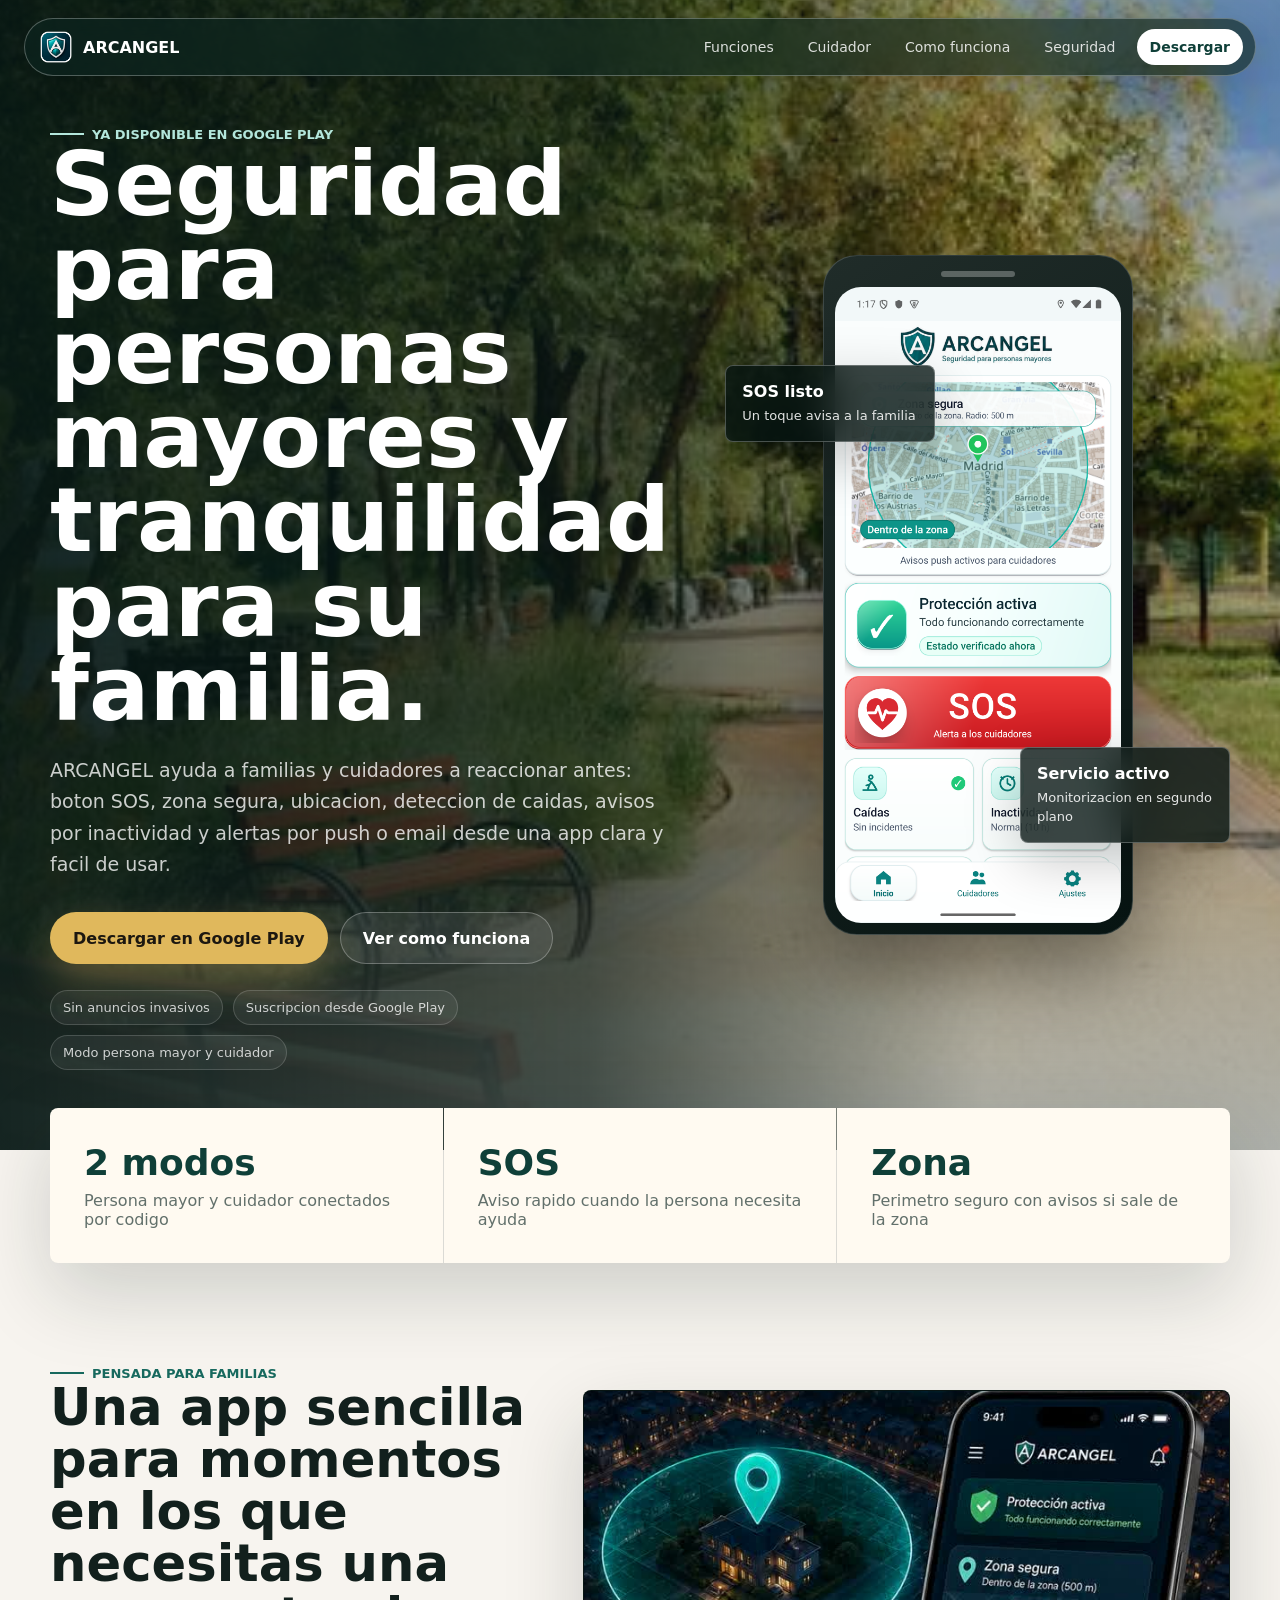
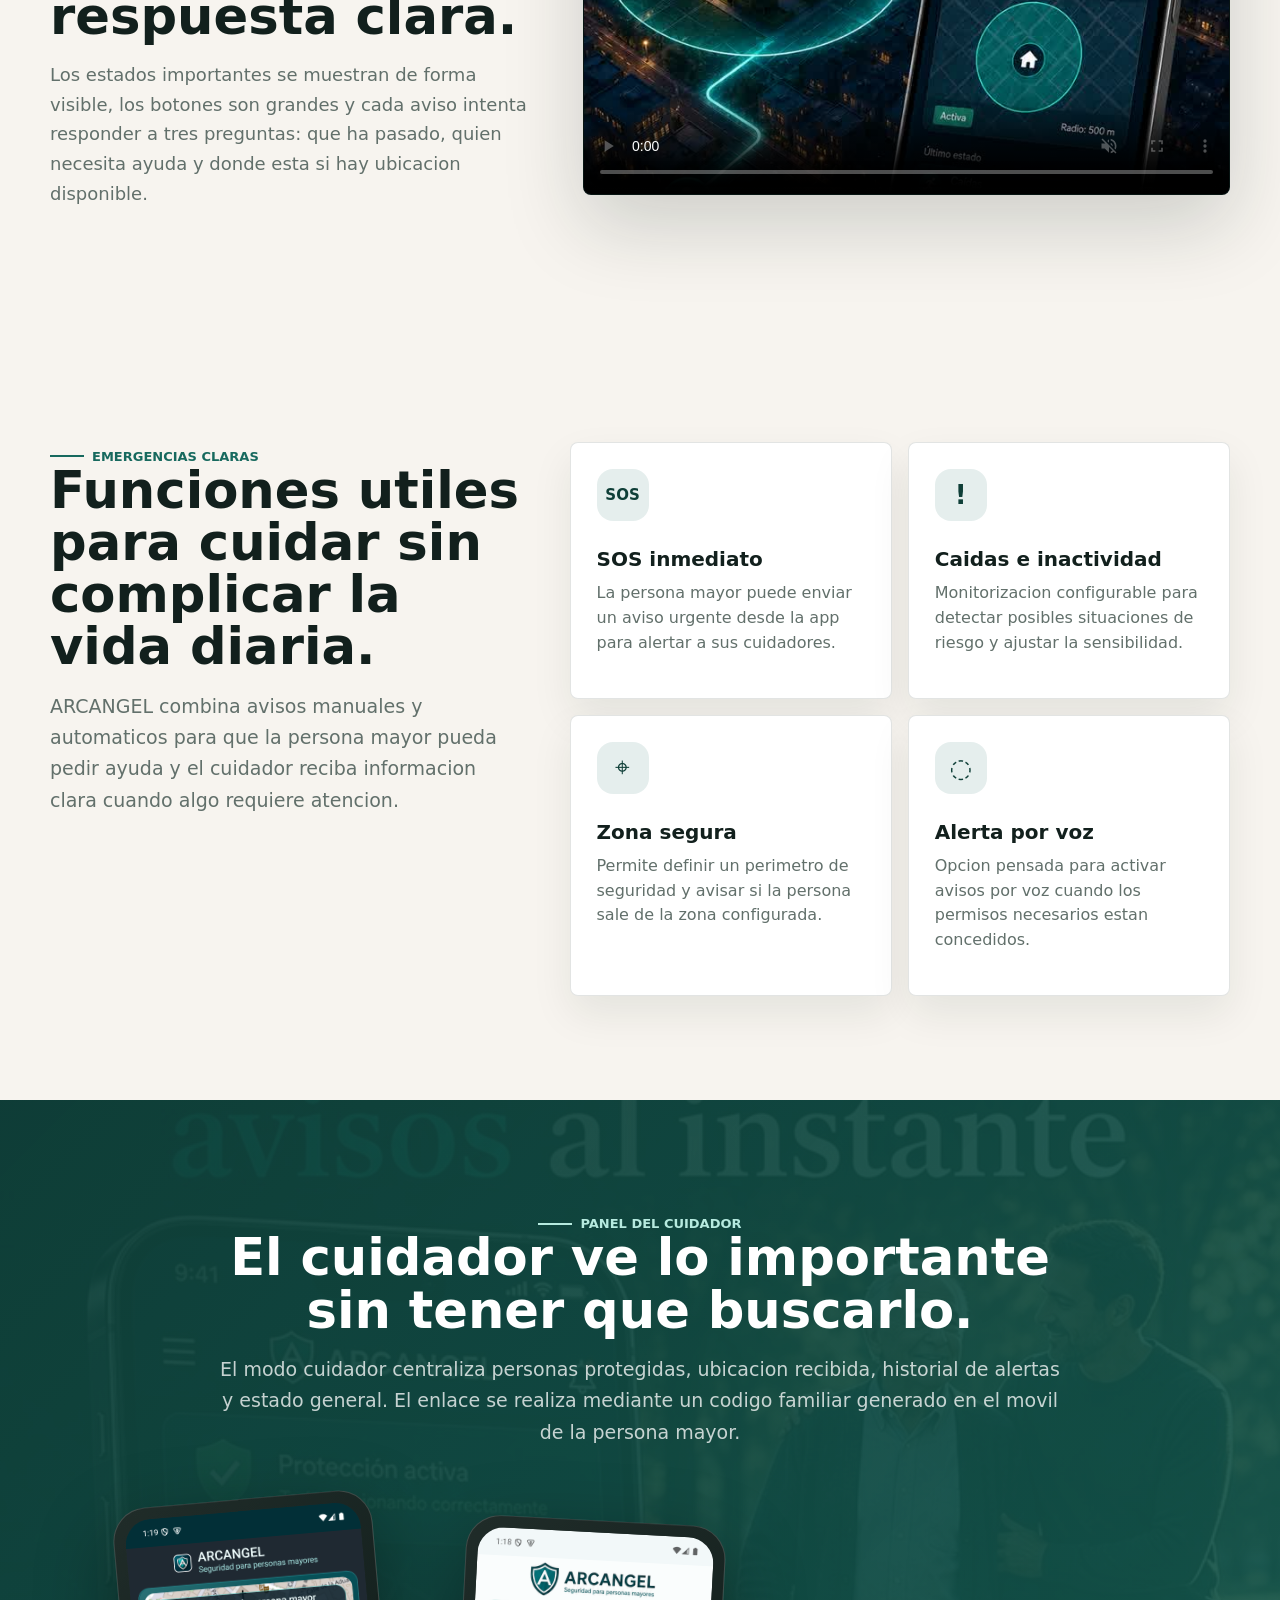
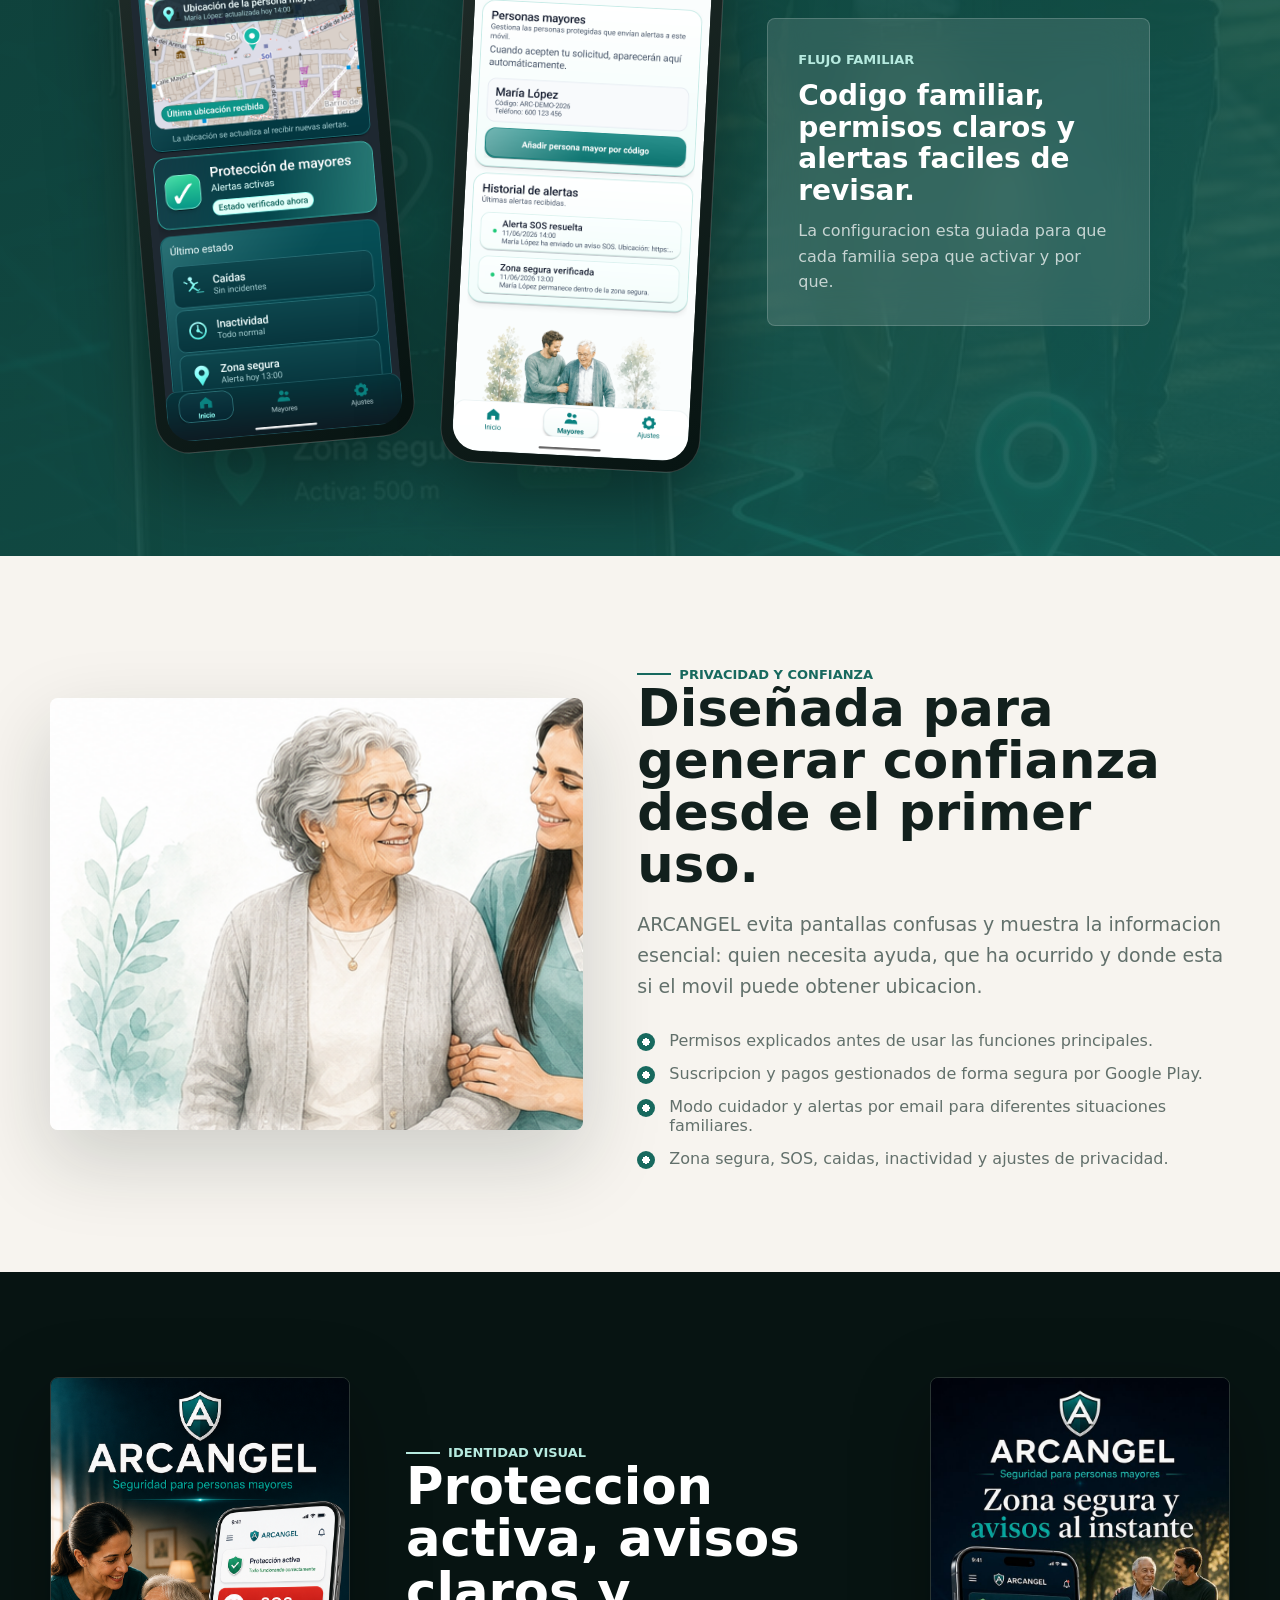
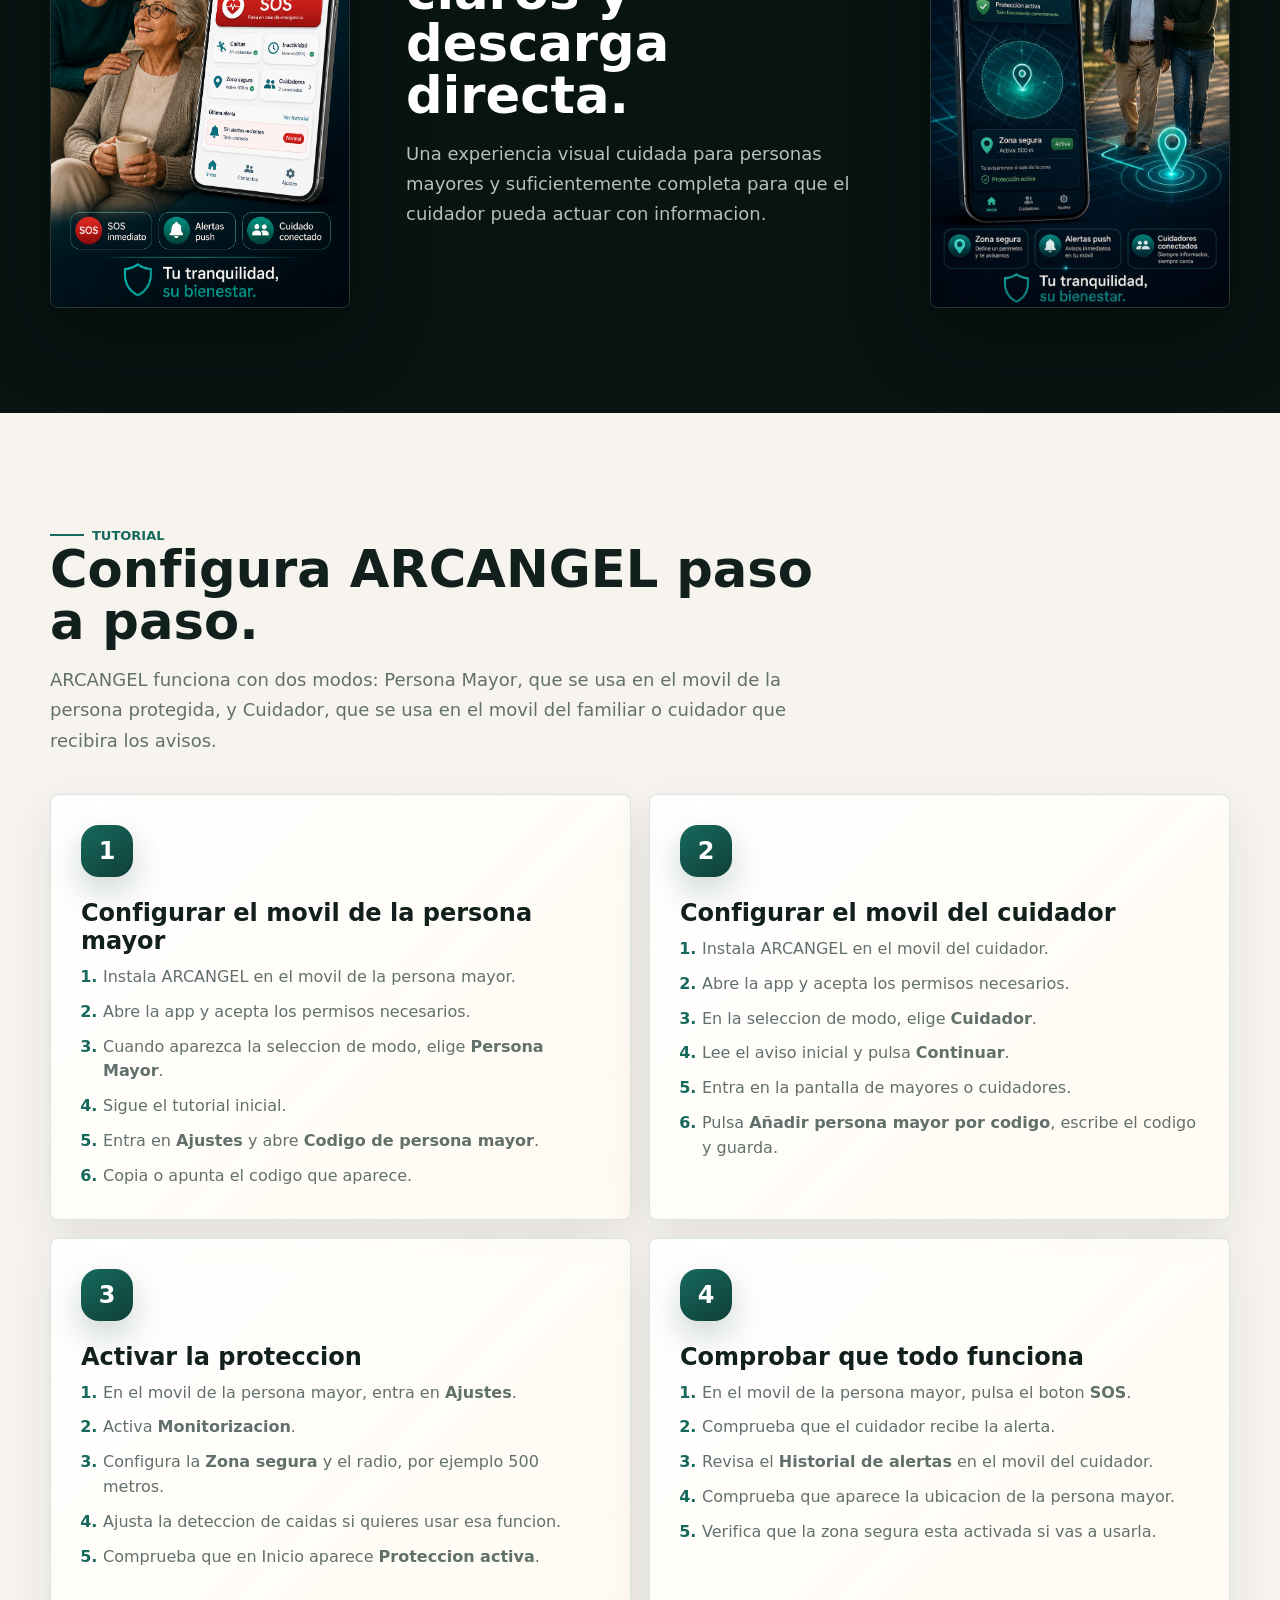
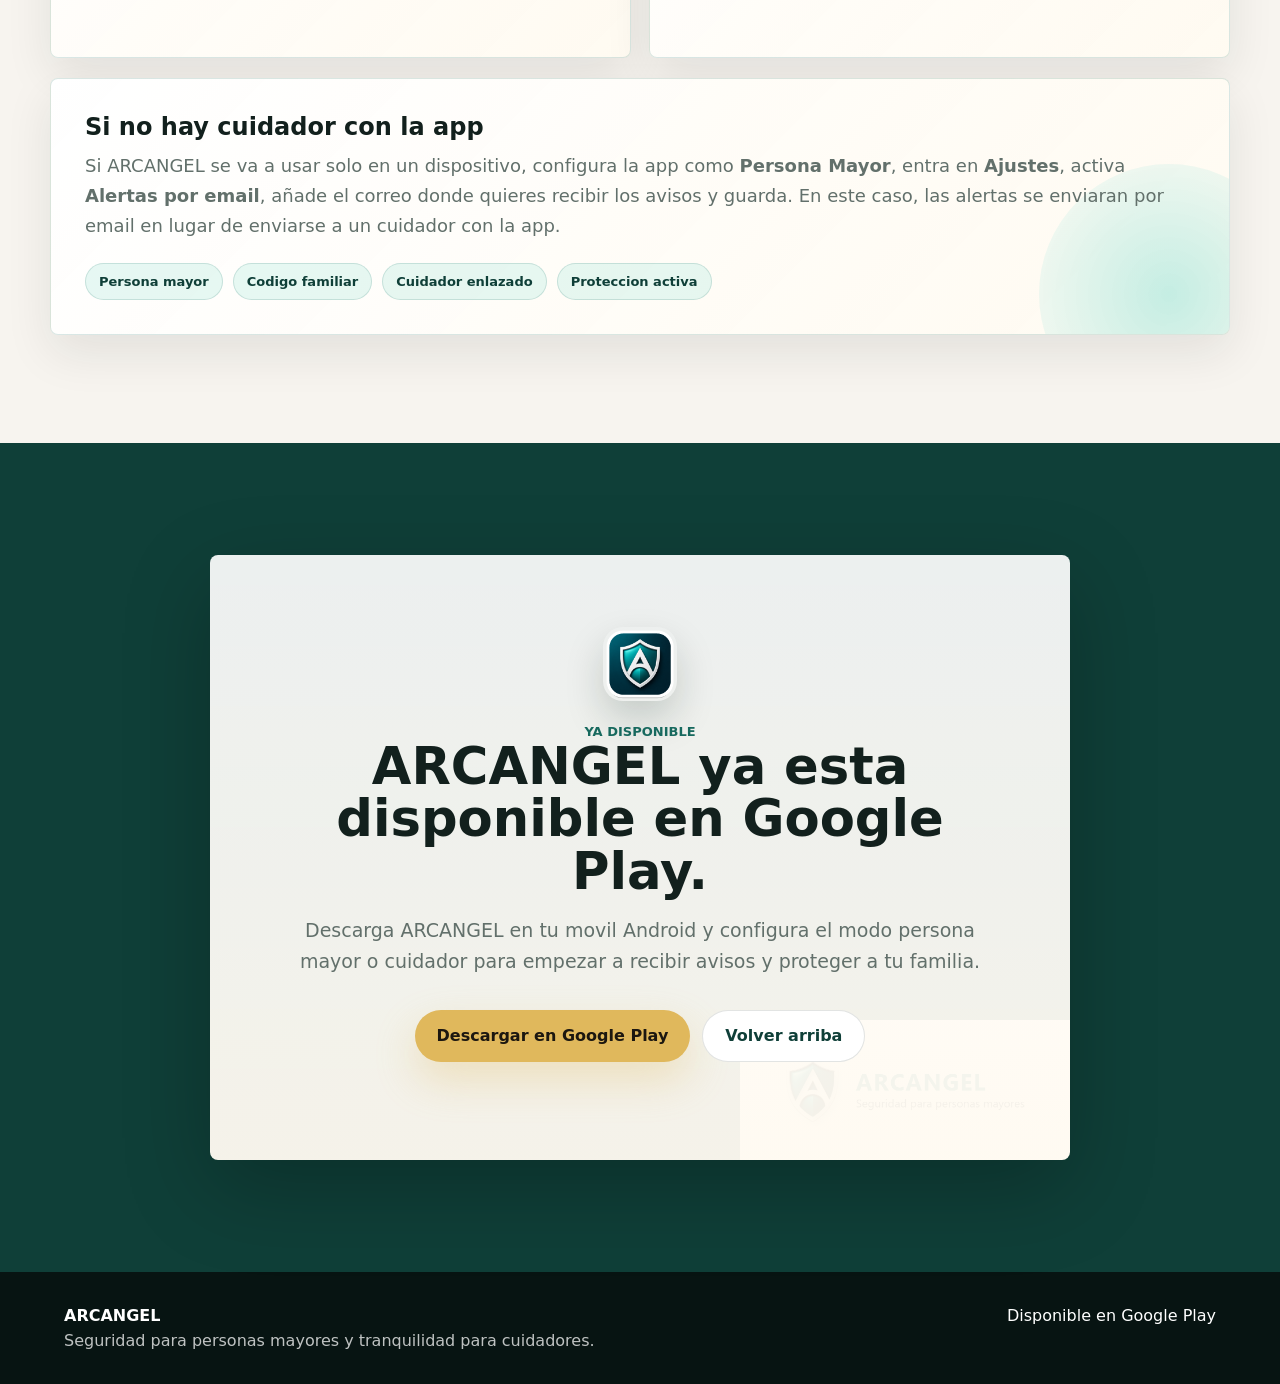
<file: index.html>
<!doctype html>
<html lang="es">
  <head>
    <meta charset="utf-8">
    <meta name="viewport" content="width=device-width, initial-scale=1">
    <meta name="description" content="ARCANGEL es una app Android para cuidar a personas mayores con boton SOS, zona segura, ubicacion, caidas, inactividad y alertas a cuidadores. Disponible en Google Play.">
    <meta name="theme-color" content="#0f3f38">
    <title>ARCANGEL | Seguridad para personas mayores</title>
    <link rel="icon" type="image/png" href="assets/favicon.png">
    <link rel="apple-touch-icon" href="assets/app-icon.png">
    <link rel="preload" href="assets/park-header.jpg" as="image">
    <link rel="stylesheet" href="styles.css">
  </head>
  <body>
    <header class="site-header" data-header>
      <a class="brand" href="#inicio" aria-label="ARCANGEL inicio">
        <img src="assets/app-icon.png" alt="" class="brand-icon">
        <span>ARCANGEL</span>
      </a>
      <nav class="nav" aria-label="Principal">
        <a href="#funciones">Funciones</a>
        <a href="#cuidador">Cuidador</a>
        <a href="como-funciona.html">Como funciona</a>
        <a href="#seguridad">Seguridad</a>
        <a class="nav-cta" href="https://play.google.com/store/apps/details?id=com.elderguard.safety" target="_blank" rel="noopener">Descargar</a>
      </nav>
    </header>

    <main>
      <section class="hero" id="inicio">
        <div class="hero-bg" aria-hidden="true"></div>
        <div class="hero-inner">
          <div class="hero-copy reveal">
            <span class="eyebrow">Ya disponible en Google Play</span>
            <h1>Seguridad para personas mayores y tranquilidad para su familia.</h1>
            <p>
              ARCANGEL ayuda a familias y cuidadores a reaccionar antes: boton SOS,
              zona segura, ubicacion, deteccion de caidas, avisos por inactividad
              y alertas por push o email desde una app clara y facil de usar.
            </p>
            <div class="hero-actions">
              <a class="button primary" href="https://play.google.com/store/apps/details?id=com.elderguard.safety" target="_blank" rel="noopener">Descargar en Google Play</a>
              <a class="button ghost" href="como-funciona.html">Ver como funciona</a>
            </div>
            <div class="trust-row" aria-label="Funciones destacadas">
              <span>Sin anuncios invasivos</span>
              <span>Suscripcion desde Google Play</span>
              <span>Modo persona mayor y cuidador</span>
            </div>
          </div>

          <div class="hero-device reveal" aria-label="Vista previa de ARCANGEL">
            <div class="phone-shell floaty">
              <div class="phone-bar"></div>
              <img src="assets/screens/senior-home.png" alt="Pantalla de inicio de ARCANGEL para persona mayor">
            </div>
            <div class="status-card status-one">
              <strong>SOS listo</strong>
              <span>Un toque avisa a la familia</span>
            </div>
            <div class="status-card status-two">
              <strong>Servicio activo</strong>
              <span>Monitorizacion en segundo plano</span>
            </div>
          </div>
        </div>
      </section>

      <section class="section intro-band" aria-label="Resumen">
        <div class="stat reveal">
          <strong>2 modos</strong>
          <span>Persona mayor y cuidador conectados por codigo</span>
        </div>
        <div class="stat reveal">
          <strong>SOS</strong>
          <span>Aviso rapido cuando la persona necesita ayuda</span>
        </div>
        <div class="stat reveal">
          <strong>Zona</strong>
          <span>Perimetro seguro con avisos si sale de la zona</span>
        </div>
      </section>

      <section class="video-feature" aria-label="Video de ARCANGEL">
        <div class="video-copy reveal">
          <span class="eyebrow dark">Pensada para familias</span>
          <h2>Una app sencilla para momentos en los que necesitas una respuesta clara.</h2>
          <p>
            Los estados importantes se muestran de forma visible, los botones son
            grandes y cada aviso intenta responder a tres preguntas: que ha pasado,
            quien necesita ayuda y donde esta si hay ubicacion disponible.
          </p>
        </div>
        <div class="video-frame reveal">
          <video src="assets/campaign/arcangel-demo-web.mp4" poster="assets/campaign/video-poster.jpg" autoplay muted loop playsinline controls></video>
        </div>
      </section>

      <section class="section split" id="funciones">
        <div class="section-copy reveal">
          <span class="eyebrow dark">Emergencias claras</span>
          <h2>Funciones utiles para cuidar sin complicar la vida diaria.</h2>
          <p>
            ARCANGEL combina avisos manuales y automaticos para que la persona
            mayor pueda pedir ayuda y el cuidador reciba informacion clara cuando
            algo requiere atencion.
          </p>
        </div>
        <div class="feature-grid">
          <article class="feature-card reveal">
            <span class="icon sos"></span>
            <h3>SOS inmediato</h3>
            <p>La persona mayor puede enviar un aviso urgente desde la app para alertar a sus cuidadores.</p>
          </article>
          <article class="feature-card reveal">
            <span class="icon fall"></span>
            <h3>Caidas e inactividad</h3>
            <p>Monitorizacion configurable para detectar posibles situaciones de riesgo y ajustar la sensibilidad.</p>
          </article>
          <article class="feature-card reveal">
            <span class="icon zone"></span>
            <h3>Zona segura</h3>
            <p>Permite definir un perimetro de seguridad y avisar si la persona sale de la zona configurada.</p>
          </article>
          <article class="feature-card reveal">
            <span class="icon voice"></span>
            <h3>Alerta por voz</h3>
            <p>Opcion pensada para activar avisos por voz cuando los permisos necesarios estan concedidos.</p>
          </article>
        </div>
      </section>

      <section class="showcase" id="cuidador">
        <div class="showcase-copy reveal">
          <span class="eyebrow">Panel del cuidador</span>
          <h2>El cuidador ve lo importante sin tener que buscarlo.</h2>
          <p>
            El modo cuidador centraliza personas protegidas, ubicacion recibida,
            historial de alertas y estado general. El enlace se realiza mediante
            un codigo familiar generado en el movil de la persona mayor.
          </p>
        </div>
        <div class="screen-row reveal">
          <div class="phone-shell mini tilted-left">
            <img src="assets/screens/caregiver-home.png" alt="Ubicacion de la persona mayor en el panel del cuidador de ARCANGEL">
          </div>
          <div class="phone-shell mini main-screen">
            <img src="assets/screens/senior-home-dark.png" alt="Personas mayores activas en el panel del cuidador de ARCANGEL">
          </div>
          <div class="insight-panel">
            <span>Flujo familiar</span>
            <strong>Codigo familiar, permisos claros y alertas faciles de revisar.</strong>
            <p>La configuracion esta guiada para que cada familia sepa que activar y por que.</p>
          </div>
        </div>
      </section>

      <section class="section proof" id="seguridad">
        <div class="proof-visual reveal">
          <img src="assets/people/care-sofa.png" alt="Cuidadora acompañando a una persona mayor">
        </div>
        <div class="proof-copy reveal">
          <span class="eyebrow dark">Privacidad y confianza</span>
          <h2>Dise&ntilde;ada para generar confianza desde el primer uso.</h2>
          <p>
            ARCANGEL evita pantallas confusas y muestra la informacion esencial:
            quien necesita ayuda, que ha ocurrido y donde esta si el movil puede
            obtener ubicacion.
          </p>
          <ul class="check-list">
            <li>Permisos explicados antes de usar las funciones principales.</li>
            <li>Suscripcion y pagos gestionados de forma segura por Google Play.</li>
            <li>Modo cuidador y alertas por email para diferentes situaciones familiares.</li>
            <li>Zona segura, SOS, caidas, inactividad y ajustes de privacidad.</li>
          </ul>
        </div>
      </section>

      <section class="campaign-strip" aria-label="Campaña ARCANGEL">
        <article class="campaign-card reveal">
          <img src="assets/campaign/ad-main.png" alt="Creatividad principal de ARCANGEL">
        </article>
        <article class="campaign-text reveal">
          <span class="eyebrow">Identidad visual</span>
          <h2>Proteccion activa, avisos claros y descarga directa.</h2>
          <p>
            Una experiencia visual cuidada para personas mayores y suficientemente
            completa para que el cuidador pueda actuar con informacion.
          </p>
        </article>
        <article class="campaign-card reveal">
          <img src="assets/campaign/ad-zone.jpg" alt="Creatividad de zona segura de ARCANGEL">
        </article>
      </section>

      <section class="tutorial-section" id="tutorial" aria-label="Tutorial de configuracion de ARCANGEL">
        <div class="tutorial-header reveal">
          <span class="eyebrow dark">Tutorial</span>
          <h2>Configura ARCANGEL paso a paso.</h2>
          <p>
            ARCANGEL funciona con dos modos: Persona Mayor, que se usa en el
            movil de la persona protegida, y Cuidador, que se usa en el movil
            del familiar o cuidador que recibira los avisos.
          </p>
        </div>

        <div class="tutorial-grid">
          <article class="tutorial-card reveal">
            <span class="step-number">1</span>
            <h3>Configurar el movil de la persona mayor</h3>
            <ol>
              <li>Instala ARCANGEL en el movil de la persona mayor.</li>
              <li>Abre la app y acepta los permisos necesarios.</li>
              <li>Cuando aparezca la seleccion de modo, elige <strong>Persona Mayor</strong>.</li>
              <li>Sigue el tutorial inicial.</li>
              <li>Entra en <strong>Ajustes</strong> y abre <strong>Codigo de persona mayor</strong>.</li>
              <li>Copia o apunta el codigo que aparece.</li>
            </ol>
          </article>

          <article class="tutorial-card reveal">
            <span class="step-number">2</span>
            <h3>Configurar el movil del cuidador</h3>
            <ol>
              <li>Instala ARCANGEL en el movil del cuidador.</li>
              <li>Abre la app y acepta los permisos necesarios.</li>
              <li>En la seleccion de modo, elige <strong>Cuidador</strong>.</li>
              <li>Lee el aviso inicial y pulsa <strong>Continuar</strong>.</li>
              <li>Entra en la pantalla de mayores o cuidadores.</li>
              <li>Pulsa <strong>A&ntilde;adir persona mayor por codigo</strong>, escribe el codigo y guarda.</li>
            </ol>
          </article>

          <article class="tutorial-card reveal">
            <span class="step-number">3</span>
            <h3>Activar la proteccion</h3>
            <ol>
              <li>En el movil de la persona mayor, entra en <strong>Ajustes</strong>.</li>
              <li>Activa <strong>Monitorizacion</strong>.</li>
              <li>Configura la <strong>Zona segura</strong> y el radio, por ejemplo 500 metros.</li>
              <li>Ajusta la deteccion de caidas si quieres usar esa funcion.</li>
              <li>Comprueba que en Inicio aparece <strong>Proteccion activa</strong>.</li>
            </ol>
          </article>

          <article class="tutorial-card reveal">
            <span class="step-number">4</span>
            <h3>Comprobar que todo funciona</h3>
            <ol>
              <li>En el movil de la persona mayor, pulsa el boton <strong>SOS</strong>.</li>
              <li>Comprueba que el cuidador recibe la alerta.</li>
              <li>Revisa el <strong>Historial de alertas</strong> en el movil del cuidador.</li>
              <li>Comprueba que aparece la ubicacion de la persona mayor.</li>
              <li>Verifica que la zona segura esta activada si vas a usarla.</li>
            </ol>
          </article>
        </div>

        <div class="tutorial-note reveal">
          <h3>Si no hay cuidador con la app</h3>
          <p>
            Si ARCANGEL se va a usar solo en un dispositivo, configura la app
            como <strong>Persona Mayor</strong>, entra en <strong>Ajustes</strong>,
            activa <strong>Alertas por email</strong>, a&ntilde;ade el correo donde
            quieres recibir los avisos y guarda. En este caso, las alertas se
            enviaran por email en lugar de enviarse a un cuidador con la app.
          </p>
          <div class="tutorial-summary">
            <span>Persona mayor</span>
            <span>Codigo familiar</span>
            <span>Cuidador enlazado</span>
            <span>Proteccion activa</span>
          </div>
        </div>
      </section>

      <section class="download" id="descargar">
        <div class="download-card reveal">
          <img src="assets/app-icon.png" alt="" class="download-icon">
          <span class="eyebrow">Ya disponible</span>
          <h2>ARCANGEL ya esta disponible en Google Play.</h2>
          <p>
            Descarga ARCANGEL en tu movil Android y configura el modo persona
            mayor o cuidador para empezar a recibir avisos y proteger a tu familia.
          </p>
          <div class="download-actions">
            <a class="store-pill" href="https://play.google.com/store/apps/details?id=com.elderguard.safety" target="_blank" rel="noopener">Descargar en Google Play</a>
            <a class="button light" href="#inicio">Volver arriba</a>
          </div>
        </div>
      </section>
    </main>

    <footer class="footer">
      <div>
        <strong>ARCANGEL</strong>
        <span>Seguridad para personas mayores y tranquilidad para cuidadores.</span>
      </div>
      <a href="https://play.google.com/store/apps/details?id=com.elderguard.safety" target="_blank" rel="noopener">Disponible en Google Play</a>
    </footer>

    <script src="script.js"></script>
  </body>
</html>
</file>
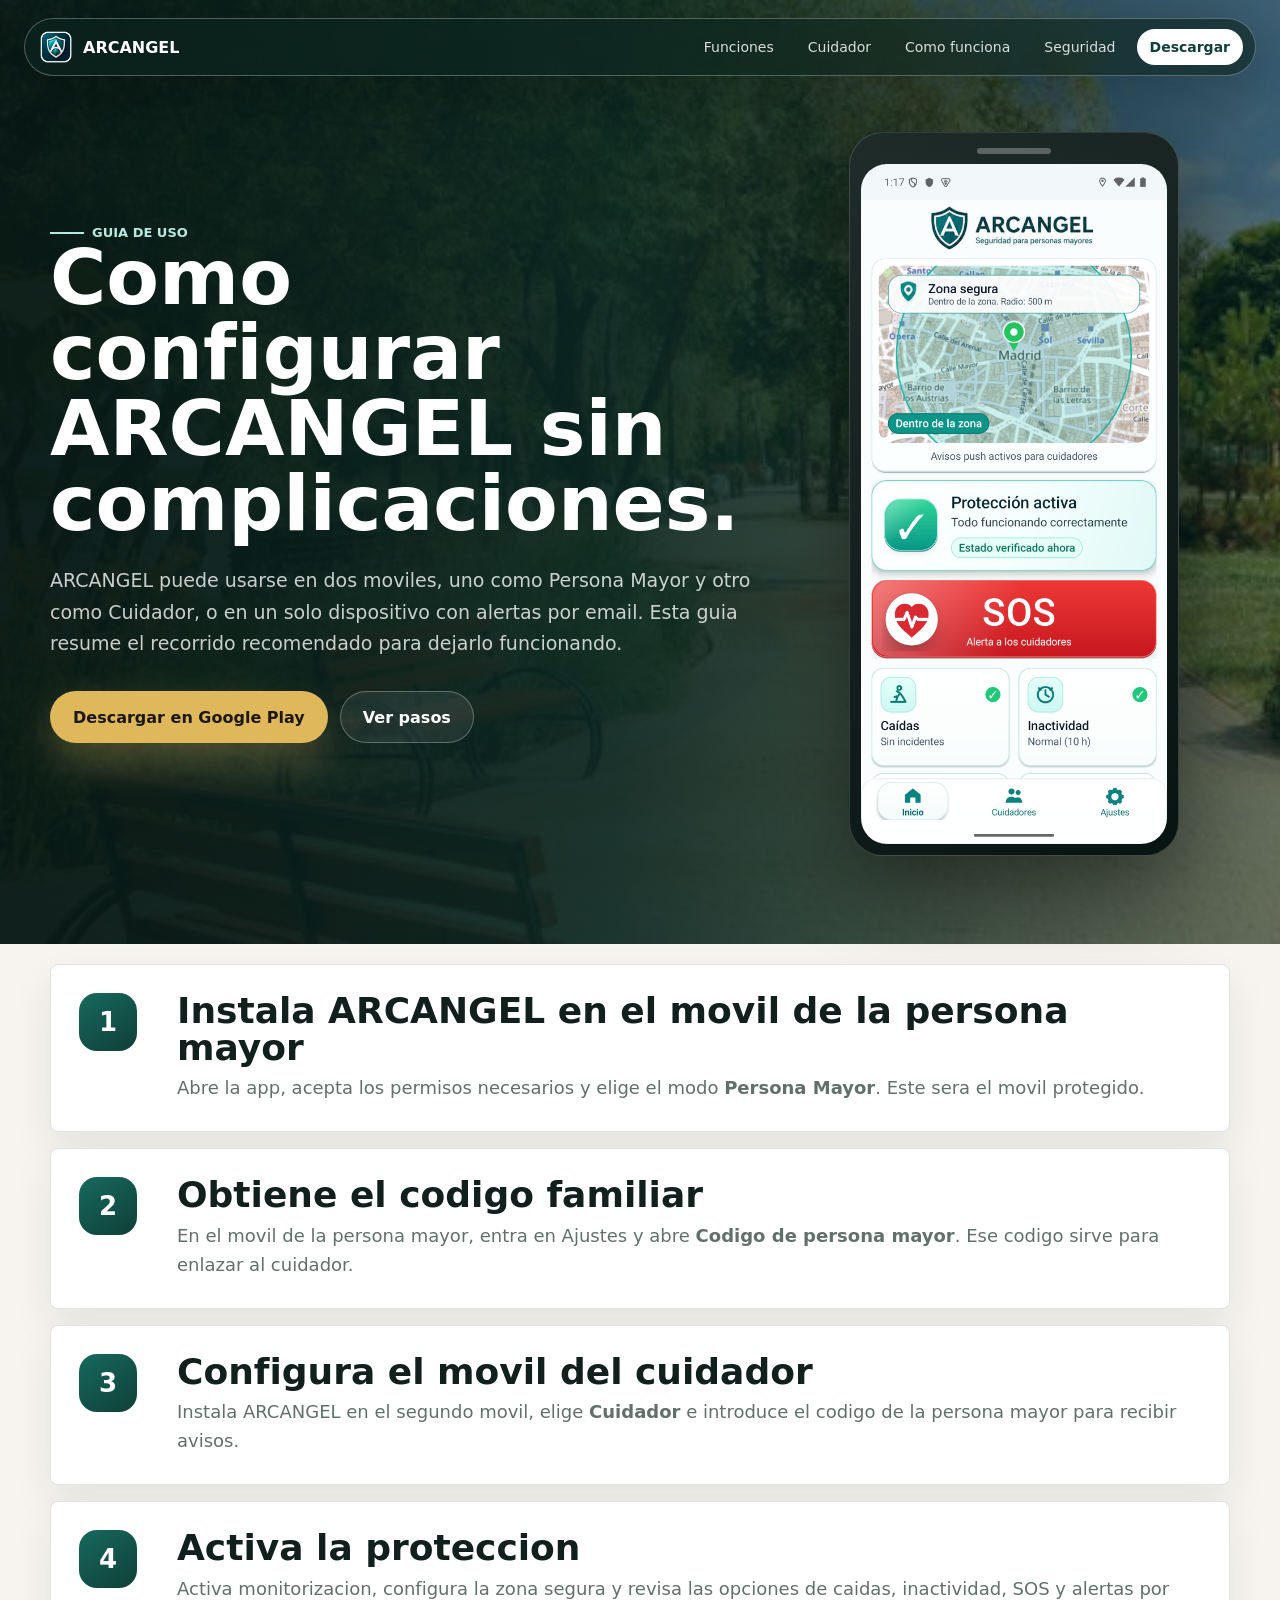
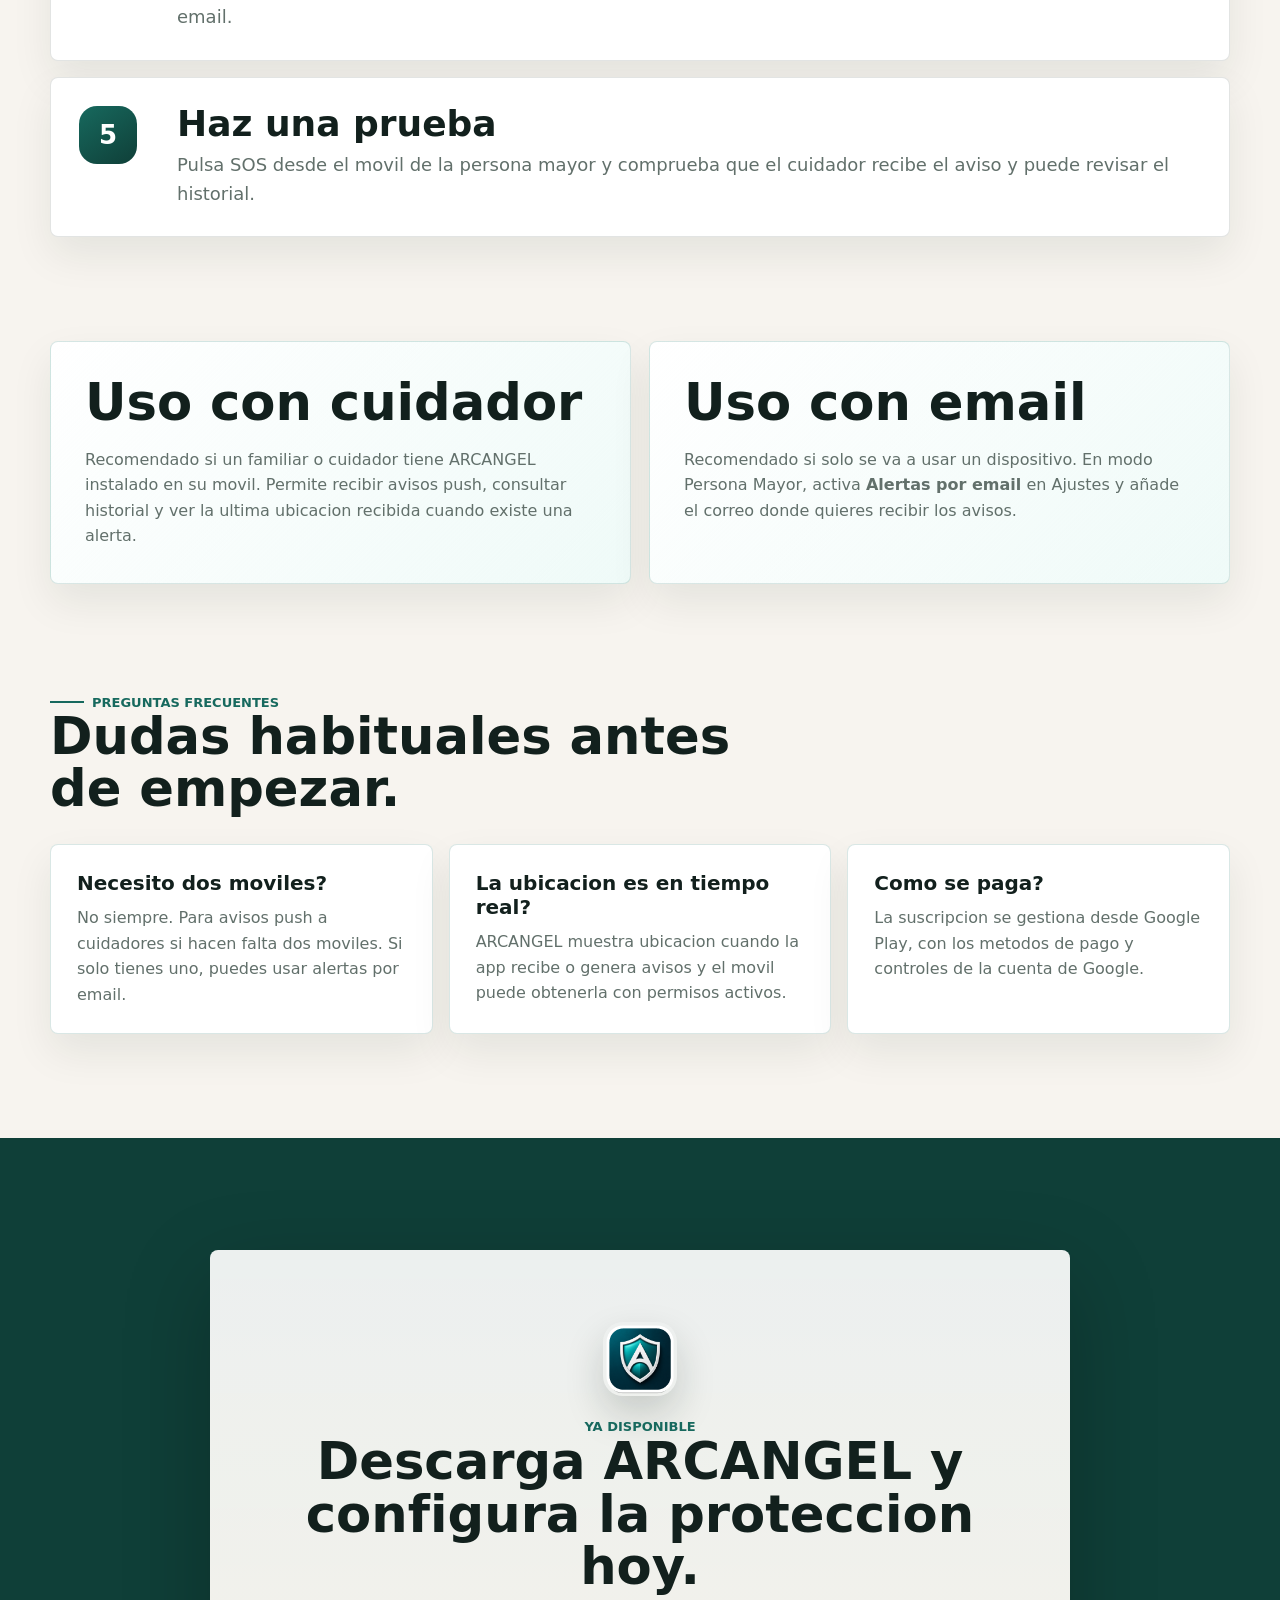
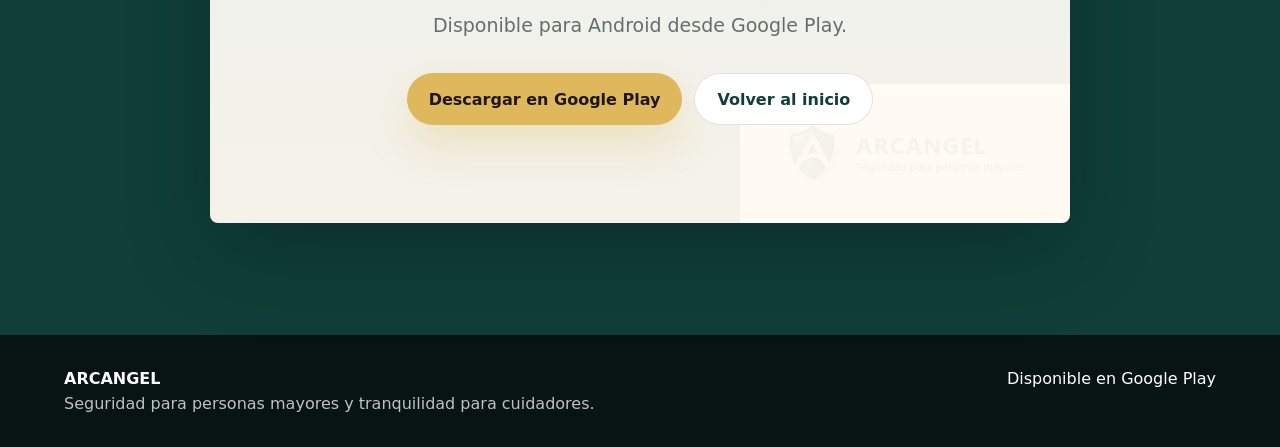
<file: como-funciona.html>
<!doctype html>
<html lang="es">
  <head>
    <meta charset="utf-8">
    <meta name="viewport" content="width=device-width, initial-scale=1">
    <meta name="description" content="Como funciona ARCANGEL: configura el modo persona mayor, enlaza cuidadores, activa zona segura, SOS, caidas, inactividad y alertas.">
    <meta name="theme-color" content="#0f3f38">
    <title>Como funciona ARCANGEL | Guia de configuracion</title>
    <link rel="icon" type="image/png" href="assets/favicon.png">
    <link rel="apple-touch-icon" href="assets/app-icon.png">
    <link rel="stylesheet" href="styles.css">
  </head>
  <body>
    <header class="site-header" data-header>
      <a class="brand" href="index.html#inicio" aria-label="ARCANGEL inicio">
        <img src="assets/app-icon.png" alt="" class="brand-icon">
        <span>ARCANGEL</span>
      </a>
      <nav class="nav" aria-label="Principal">
        <a href="index.html#funciones">Funciones</a>
        <a href="index.html#cuidador">Cuidador</a>
        <a href="como-funciona.html">Como funciona</a>
        <a href="index.html#seguridad">Seguridad</a>
        <a class="nav-cta" href="https://play.google.com/store/apps/details?id=com.elderguard.safety" target="_blank" rel="noopener">Descargar</a>
      </nav>
    </header>

    <main>
      <section class="how-hero">
        <div class="how-copy reveal">
          <span class="eyebrow">Guia de uso</span>
          <h1>Como configurar ARCANGEL sin complicaciones.</h1>
          <p>
            ARCANGEL puede usarse en dos moviles, uno como Persona Mayor y otro
            como Cuidador, o en un solo dispositivo con alertas por email. Esta
            guia resume el recorrido recomendado para dejarlo funcionando.
          </p>
          <div class="hero-actions">
            <a class="button primary" href="https://play.google.com/store/apps/details?id=com.elderguard.safety" target="_blank" rel="noopener">Descargar en Google Play</a>
            <a class="button ghost" href="#pasos">Ver pasos</a>
          </div>
        </div>
        <div class="how-phone reveal">
          <div class="phone-shell floaty">
            <div class="phone-bar"></div>
            <img src="assets/screens/senior-home.png" alt="Pantalla de ARCANGEL con zona segura activa">
          </div>
        </div>
      </section>

      <section class="how-steps" id="pasos">
        <div class="how-step reveal">
          <span>1</span>
          <div>
            <h2>Instala ARCANGEL en el movil de la persona mayor</h2>
            <p>Abre la app, acepta los permisos necesarios y elige el modo <strong>Persona Mayor</strong>. Este sera el movil protegido.</p>
          </div>
        </div>
        <div class="how-step reveal">
          <span>2</span>
          <div>
            <h2>Obtiene el codigo familiar</h2>
            <p>En el movil de la persona mayor, entra en Ajustes y abre <strong>Codigo de persona mayor</strong>. Ese codigo sirve para enlazar al cuidador.</p>
          </div>
        </div>
        <div class="how-step reveal">
          <span>3</span>
          <div>
            <h2>Configura el movil del cuidador</h2>
            <p>Instala ARCANGEL en el segundo movil, elige <strong>Cuidador</strong> e introduce el codigo de la persona mayor para recibir avisos.</p>
          </div>
        </div>
        <div class="how-step reveal">
          <span>4</span>
          <div>
            <h2>Activa la proteccion</h2>
            <p>Activa monitorizacion, configura la zona segura y revisa las opciones de caidas, inactividad, SOS y alertas por email.</p>
          </div>
        </div>
        <div class="how-step reveal">
          <span>5</span>
          <div>
            <h2>Haz una prueba</h2>
            <p>Pulsa SOS desde el movil de la persona mayor y comprueba que el cuidador recibe el aviso y puede revisar el historial.</p>
          </div>
        </div>
      </section>

      <section class="mode-section">
        <article class="mode-card reveal">
          <h2>Uso con cuidador</h2>
          <p>
            Recomendado si un familiar o cuidador tiene ARCANGEL instalado en su
            movil. Permite recibir avisos push, consultar historial y ver la
            ultima ubicacion recibida cuando existe una alerta.
          </p>
        </article>
        <article class="mode-card reveal">
          <h2>Uso con email</h2>
          <p>
            Recomendado si solo se va a usar un dispositivo. En modo Persona Mayor,
            activa <strong>Alertas por email</strong> en Ajustes y añade el correo
            donde quieres recibir los avisos.
          </p>
        </article>
      </section>

      <section class="faq-section">
        <div class="faq-copy reveal">
          <span class="eyebrow dark">Preguntas frecuentes</span>
          <h2>Dudas habituales antes de empezar.</h2>
        </div>
        <div class="faq-grid">
          <article class="faq-card reveal">
            <h3>Necesito dos moviles?</h3>
            <p>No siempre. Para avisos push a cuidadores si hacen falta dos moviles. Si solo tienes uno, puedes usar alertas por email.</p>
          </article>
          <article class="faq-card reveal">
            <h3>La ubicacion es en tiempo real?</h3>
            <p>ARCANGEL muestra ubicacion cuando la app recibe o genera avisos y el movil puede obtenerla con permisos activos.</p>
          </article>
          <article class="faq-card reveal">
            <h3>Como se paga?</h3>
            <p>La suscripcion se gestiona desde Google Play, con los metodos de pago y controles de la cuenta de Google.</p>
          </article>
        </div>
      </section>

      <section class="download" id="descargar">
        <div class="download-card reveal">
          <img src="assets/app-icon.png" alt="" class="download-icon">
          <span class="eyebrow">Ya disponible</span>
          <h2>Descarga ARCANGEL y configura la proteccion hoy.</h2>
          <p>Disponible para Android desde Google Play.</p>
          <div class="download-actions">
            <a class="store-pill" href="https://play.google.com/store/apps/details?id=com.elderguard.safety" target="_blank" rel="noopener">Descargar en Google Play</a>
            <a class="button light" href="index.html">Volver al inicio</a>
          </div>
        </div>
      </section>
    </main>

    <footer class="footer">
      <div>
        <strong>ARCANGEL</strong>
        <span>Seguridad para personas mayores y tranquilidad para cuidadores.</span>
      </div>
      <a href="https://play.google.com/store/apps/details?id=com.elderguard.safety" target="_blank" rel="noopener">Disponible en Google Play</a>
    </footer>

    <script src="script.js"></script>
  </body>
</html>
</file>
<file: styles.css>
:root {
  --ink: #12201d;
  --muted: #62706b;
  --paper: #f7f4ef;
  --cream: #fffaf1;
  --green: #0f3f38;
  --green-2: #17695e;
  --mint: #b6eadf;
  --gold: #e0b85c;
  --coral: #d96755;
  --line: rgba(18, 32, 29, 0.12);
  --shadow: 0 30px 80px rgba(18, 32, 29, 0.18);
}

* { box-sizing: border-box; }

html {
  scroll-behavior: smooth;
}

body {
  margin: 0;
  font-family: Inter, ui-sans-serif, system-ui, -apple-system, BlinkMacSystemFont, "Segoe UI", sans-serif;
  color: var(--ink);
  background: var(--paper);
  letter-spacing: 0;
}

img {
  display: block;
  max-width: 100%;
}

a {
  color: inherit;
  text-decoration: none;
}

.site-header {
  position: fixed;
  inset: 18px 24px auto;
  z-index: 20;
  display: flex;
  align-items: center;
  justify-content: space-between;
  gap: 24px;
  padding: 10px 12px 10px 14px;
  border: 1px solid rgba(255, 255, 255, 0.28);
  border-radius: 999px;
  background: rgba(12, 36, 32, 0.62);
  color: #fff;
  backdrop-filter: blur(22px);
  box-shadow: 0 18px 55px rgba(0, 0, 0, 0.22);
  transition: transform 240ms ease, background 240ms ease, border-color 240ms ease;
}

.site-header.scrolled {
  background: rgba(15, 63, 56, 0.86);
  border-color: rgba(255, 255, 255, 0.18);
}

.brand {
  display: inline-flex;
  align-items: center;
  gap: 10px;
  min-width: max-content;
  font-weight: 800;
}

.brand-icon {
  width: 34px;
  height: 34px;
  border-radius: 10px;
}

.nav {
  display: flex;
  align-items: center;
  gap: 8px;
  font-size: 14px;
  color: rgba(255, 255, 255, 0.84);
}

.nav a {
  padding: 10px 13px;
  border-radius: 999px;
  transition: background 180ms ease, color 180ms ease;
}

.nav a:hover {
  background: rgba(255, 255, 255, 0.12);
  color: #fff;
}

.nav .nav-cta {
  background: #fff;
  color: var(--green);
  font-weight: 800;
}

.hero {
  position: relative;
  min-height: 94vh;
  overflow: hidden;
  color: #fff;
  background: #0c211e;
}

.hero-bg {
  position: absolute;
  inset: 0;
  background:
    linear-gradient(90deg, rgba(7, 24, 21, 0.94) 0%, rgba(7, 24, 21, 0.74) 46%, rgba(7, 24, 21, 0.3) 76%),
    linear-gradient(180deg, rgba(7, 24, 21, 0) 72%, var(--paper) 100%),
    url("assets/park-header.jpg") center / cover no-repeat,
    #071412;
  transform: scale(1.03);
  animation: heroDrift 12s ease-in-out infinite alternate;
}

.hero-inner {
  position: relative;
  z-index: 1;
  display: grid;
  grid-template-columns: minmax(0, 0.95fr) minmax(360px, 0.75fr);
  gap: 36px;
  align-items: center;
  width: min(1180px, calc(100% - 40px));
  min-height: 94vh;
  margin: 0 auto;
  padding: 120px 0 80px;
}

.hero-copy {
  max-width: 650px;
}

.eyebrow {
  display: inline-flex;
  align-items: center;
  gap: 8px;
  color: var(--mint);
  font-size: 13px;
  font-weight: 850;
  text-transform: uppercase;
}

.eyebrow::before {
  content: "";
  width: 34px;
  height: 2px;
  background: currentColor;
}

.eyebrow.dark {
  color: var(--green-2);
}

h1,
h2,
h3,
p {
  margin-top: 0;
}

h1 {
  max-width: 760px;
  margin-bottom: 24px;
  font-size: clamp(48px, 7vw, 96px);
  line-height: 0.94;
  letter-spacing: 0;
}

h2 {
  margin-bottom: 18px;
  font-size: clamp(32px, 4vw, 56px);
  line-height: 1.02;
  letter-spacing: 0;
}

h3 {
  margin-bottom: 10px;
  font-size: 20px;
}

.hero-copy p,
.section-copy p,
.showcase-copy p,
.proof-copy p,
.download-card p {
  color: rgba(255, 255, 255, 0.78);
  font-size: 19px;
  line-height: 1.65;
}

.section-copy p,
.proof-copy p,
.download-card p {
  color: var(--muted);
}

.hero-actions,
.download-actions {
  display: flex;
  flex-wrap: wrap;
  gap: 12px;
  margin: 32px 0 26px;
}

.button {
  display: inline-flex;
  align-items: center;
  justify-content: center;
  min-height: 52px;
  padding: 0 22px;
  border-radius: 999px;
  border: 1px solid transparent;
  font-weight: 850;
  transition: transform 180ms ease, box-shadow 180ms ease, background 180ms ease;
}

.button:hover {
  transform: translateY(-2px);
}

.button.primary {
  background: var(--gold);
  color: #1c1710;
  box-shadow: 0 18px 42px rgba(224, 184, 92, 0.32);
}

.button.ghost {
  color: #fff;
  border-color: rgba(255, 255, 255, 0.28);
  background: rgba(255, 255, 255, 0.08);
}

.button.light {
  background: #fff;
  color: var(--green);
  border-color: var(--line);
}

.store-pill {
  display: inline-flex;
  align-items: center;
  justify-content: center;
  min-height: 52px;
  padding: 0 22px;
  border-radius: 999px;
  color: #1c1710;
  background: var(--gold);
  font-weight: 850;
  box-shadow: 0 18px 42px rgba(224, 184, 92, 0.32);
}

.trust-row {
  display: flex;
  flex-wrap: wrap;
  gap: 10px;
}

.trust-row span {
  padding: 9px 12px;
  border: 1px solid rgba(255, 255, 255, 0.16);
  border-radius: 999px;
  color: rgba(255, 255, 255, 0.78);
  background: rgba(255, 255, 255, 0.06);
  font-size: 13px;
}

.hero-device {
  position: relative;
  min-height: 600px;
}

.phone-shell {
  width: min(310px, 78vw);
  margin: 0 auto;
  padding: 11px;
  border: 1px solid rgba(255, 255, 255, 0.16);
  border-radius: 34px;
  background: linear-gradient(145deg, #202c29, #071412);
  box-shadow: 0 30px 80px rgba(0, 0, 0, 0.42);
}

.phone-shell img {
  width: 100%;
  border-radius: 26px;
}

.phone-bar {
  width: 74px;
  height: 6px;
  margin: 4px auto 10px;
  border-radius: 999px;
  background: rgba(255, 255, 255, 0.28);
}

.floaty {
  animation: floaty 5s ease-in-out infinite;
}

.status-card {
  position: absolute;
  width: 210px;
  padding: 16px;
  border: 1px solid rgba(255, 255, 255, 0.26);
  border-radius: 8px;
  background: rgba(5, 18, 16, 0.78);
  backdrop-filter: blur(20px);
  box-shadow: 0 18px 55px rgba(0, 0, 0, 0.22);
}

.status-card strong {
  display: block;
  margin-bottom: 4px;
  color: #fff;
}

.status-card span {
  color: rgba(255, 255, 255, 0.88);
  font-size: 13px;
  line-height: 1.35;
}

.status-one {
  top: 110px;
  left: 0;
}

.status-two {
  right: 0;
  bottom: 92px;
}

.section {
  width: min(1180px, calc(100% - 40px));
  margin: 0 auto;
  padding: 104px 0;
}

.intro-band {
  display: grid;
  grid-template-columns: repeat(3, 1fr);
  gap: 1px;
  padding: 0;
  transform: translateY(-42px);
  overflow: hidden;
  border-radius: 8px;
  background: var(--line);
  box-shadow: var(--shadow);
}

.video-feature {
  display: grid;
  grid-template-columns: 0.76fr 1fr;
  gap: 42px;
  align-items: center;
  width: min(1180px, calc(100% - 40px));
  margin: 0 auto;
  padding: 54px 0 112px;
}

.video-copy p {
  color: var(--muted);
  font-size: 18px;
  line-height: 1.65;
}

.video-frame {
  overflow: hidden;
  border: 1px solid rgba(18, 32, 29, 0.14);
  border-radius: 8px;
  background: #071412;
  box-shadow: var(--shadow);
}

.video-frame video,
.video-frame img {
  display: block;
  width: 100%;
  aspect-ratio: 16 / 10;
  object-fit: cover;
}

.stat {
  padding: 34px;
  background: var(--cream);
}

.stat strong {
  display: block;
  margin-bottom: 8px;
  color: var(--green);
  font-size: 36px;
}

.stat span {
  color: var(--muted);
}

.split {
  display: grid;
  grid-template-columns: 0.72fr 1fr;
  gap: 44px;
  align-items: start;
}

.section-copy {
  position: sticky;
  top: 120px;
}

.feature-grid {
  display: grid;
  grid-template-columns: repeat(2, minmax(0, 1fr));
  gap: 16px;
}

.feature-card {
  min-height: 250px;
  padding: 26px;
  border: 1px solid var(--line);
  border-radius: 8px;
  background: #fff;
  box-shadow: 0 18px 42px rgba(18, 32, 29, 0.08);
}

.feature-card p {
  color: var(--muted);
  line-height: 1.55;
}

.icon {
  display: grid;
  place-items: center;
  width: 52px;
  height: 52px;
  margin-bottom: 26px;
  border-radius: 16px;
  background: rgba(23, 105, 94, 0.11);
}

.icon::before {
  color: var(--green);
  font-size: 26px;
}

.sos::before { content: "SOS"; font-size: 15px; font-weight: 900; }
.fall::before { content: "!";
  font-weight: 900;
}
.zone::before { content: "⌖"; }
.voice::before { content: "◌"; }

.showcase {
  overflow: hidden;
  padding: 110px 0;
  color: #fff;
  background:
    linear-gradient(135deg, rgba(15, 63, 56, 0.96), rgba(20, 91, 82, 0.9)),
    url("assets/campaign/ad-zone.jpg") center / cover no-repeat;
}

.showcase-copy {
  width: min(840px, calc(100% - 40px));
  margin: 0 auto 50px;
  text-align: center;
}

.showcase-copy p {
  color: rgba(255, 255, 255, 0.76);
}

.screen-row {
  display: grid;
  grid-template-columns: 0.7fr 0.85fr 1fr;
  gap: 22px;
  align-items: center;
  width: min(1020px, calc(100% - 40px));
  margin: 0 auto;
}

.phone-shell.mini {
  width: min(260px, 70vw);
}

.tilted-left {
  transform: rotate(-5deg);
}

.main-screen {
  transform: translateY(22px) rotate(3deg);
}

.insight-panel {
  padding: 30px;
  border: 1px solid rgba(255, 255, 255, 0.18);
  border-radius: 8px;
  background: rgba(255, 255, 255, 0.12);
  backdrop-filter: blur(20px);
}

.insight-panel span {
  color: var(--mint);
  font-weight: 850;
  text-transform: uppercase;
  font-size: 13px;
}

.insight-panel strong {
  display: block;
  margin: 12px 0;
  font-size: 28px;
  line-height: 1.12;
}

.insight-panel p {
  margin-bottom: 0;
  color: rgba(255, 255, 255, 0.72);
  line-height: 1.6;
}

.proof {
  display: grid;
  grid-template-columns: 0.9fr 1fr;
  gap: 54px;
  align-items: center;
}

.proof-visual {
  overflow: hidden;
  border-radius: 8px;
  box-shadow: var(--shadow);
}

.proof-visual img {
  width: 100%;
  min-height: 430px;
  object-fit: cover;
  background: #fff;
}

.check-list {
  display: grid;
  gap: 14px;
  margin: 28px 0 0;
  padding: 0;
  list-style: none;
}

.check-list li {
  position: relative;
  padding-left: 32px;
  color: var(--muted);
}

.check-list li::before {
  content: "";
  position: absolute;
  left: 0;
  top: 2px;
  width: 18px;
  height: 18px;
  border-radius: 50%;
  background: radial-gradient(circle at 50% 50%, #fff 0 28%, var(--green-2) 30% 100%);
}

.download {
  padding: 112px 20px;
  background: var(--green);
}

.campaign-strip {
  display: grid;
  grid-template-columns: minmax(190px, 0.56fr) minmax(280px, 1fr) minmax(190px, 0.56fr);
  gap: 22px;
  align-items: center;
  padding: 105px max(20px, calc((100vw - 1180px) / 2));
  color: #fff;
  background: #071412;
}

.campaign-card {
  overflow: hidden;
  border: 1px solid rgba(255, 255, 255, 0.14);
  border-radius: 8px;
  box-shadow: 0 24px 80px rgba(0, 0, 0, 0.32);
}

.campaign-card img {
  width: 100%;
}

.campaign-text {
  padding: 34px;
}

.campaign-text p {
  color: rgba(255, 255, 255, 0.72);
  font-size: 18px;
  line-height: 1.65;
}

.tutorial-section {
  width: min(1180px, calc(100% - 40px));
  margin: 0 auto;
  padding: 108px 0;
}

.tutorial-header {
  max-width: 780px;
  margin-bottom: 38px;
}

.tutorial-header p,
.tutorial-note p {
  color: var(--muted);
  font-size: 18px;
  line-height: 1.68;
}

.tutorial-grid {
  display: grid;
  grid-template-columns: repeat(2, minmax(0, 1fr));
  gap: 18px;
}

.tutorial-card,
.tutorial-note {
  position: relative;
  border: 1px solid rgba(23, 105, 94, 0.16);
  border-radius: 8px;
  background: linear-gradient(135deg, rgba(255, 255, 255, 0.96), rgba(255, 250, 241, 0.92));
  box-shadow: 0 18px 48px rgba(18, 32, 29, 0.09);
}

.tutorial-card {
  min-height: 420px;
  padding: 30px;
}

.step-number {
  display: grid;
  place-items: center;
  width: 52px;
  height: 52px;
  margin-bottom: 22px;
  border-radius: 18px;
  color: #fff;
  background: linear-gradient(145deg, var(--green-2), var(--green));
  font-size: 24px;
  font-weight: 900;
  box-shadow: 0 14px 34px rgba(15, 63, 56, 0.22);
}

.tutorial-card h3,
.tutorial-note h3 {
  font-size: 24px;
}

.tutorial-card ol {
  display: grid;
  gap: 10px;
  margin: 0;
  padding-left: 22px;
  color: var(--muted);
  line-height: 1.55;
}

.tutorial-card li::marker {
  color: var(--green-2);
  font-weight: 900;
}

.tutorial-note {
  margin-top: 20px;
  padding: 34px;
  overflow: hidden;
}

.tutorial-note::after {
  content: "";
  position: absolute;
  right: -70px;
  bottom: -90px;
  width: 260px;
  height: 260px;
  border-radius: 50%;
  background: radial-gradient(circle, rgba(182, 234, 223, 0.8), rgba(182, 234, 223, 0));
}

.tutorial-note > * {
  position: relative;
  z-index: 1;
}

.tutorial-summary {
  display: flex;
  flex-wrap: wrap;
  gap: 10px;
  margin-top: 22px;
}

.tutorial-summary span {
  padding: 10px 13px;
  border: 1px solid rgba(23, 105, 94, 0.16);
  border-radius: 999px;
  color: var(--green);
  background: rgba(182, 234, 223, 0.34);
  font-size: 13px;
  font-weight: 850;
}

.how-steps,
.mode-section,
.faq-section {
  width: min(1180px, calc(100% - 40px));
  margin: 0 auto;
  padding: 104px 0;
}

.faq-copy p {
  color: var(--muted);
  font-size: 18px;
  line-height: 1.65;
}

.faq-grid {
  display: grid;
  gap: 16px;
}

.faq-card,
.mode-card {
  border: 1px solid rgba(23, 105, 94, 0.16);
  border-radius: 8px;
  background: #fff;
  box-shadow: 0 18px 42px rgba(18, 32, 29, 0.08);
}

.faq-card {
  padding: 26px;
}

.faq-card p,
.mode-card p {
  margin-bottom: 0;
  color: var(--muted);
  line-height: 1.6;
}

.how-hero {
  display: grid;
  grid-template-columns: minmax(0, 0.95fr) minmax(320px, 0.58fr);
  gap: 42px;
  align-items: center;
  width: 100%;
  min-height: 760px;
  margin: 0;
  padding: 132px max(20px, calc((100vw - 1180px) / 2)) 88px;
  background:
    linear-gradient(90deg, rgba(7, 24, 21, 0.96) 0%, rgba(9, 38, 34, 0.92) 48%, rgba(9, 38, 34, 0.62) 100%),
    url("assets/park-header.jpg") center / cover no-repeat;
}

.how-copy {
  color: #fff;
  max-width: 720px;
}

.how-copy h1 {
  max-width: 700px;
  font-size: clamp(46px, 6vw, 82px);
  line-height: 0.98;
}

.how-copy p {
  max-width: 720px;
  color: rgba(255, 255, 255, 0.78);
  font-size: 19px;
  line-height: 1.65;
}

.how-phone {
  display: flex;
  justify-content: center;
  min-height: 570px;
  overflow: visible;
}

.how-phone .phone-shell {
  width: min(330px, 78vw);
}

.how-steps {
  display: grid;
  gap: 16px;
  padding-top: 20px;
}

.how-step {
  display: grid;
  grid-template-columns: 76px 1fr;
  gap: 22px;
  align-items: start;
  padding: 28px;
  border: 1px solid var(--line);
  border-radius: 8px;
  background: #fff;
  box-shadow: 0 18px 42px rgba(18, 32, 29, 0.08);
}

.how-step > span {
  display: grid;
  place-items: center;
  width: 58px;
  height: 58px;
  border-radius: 18px;
  color: #fff;
  background: linear-gradient(145deg, var(--green-2), var(--green));
  font-size: 26px;
  font-weight: 900;
}

.how-step h2 {
  margin-bottom: 8px;
  font-size: clamp(24px, 3vw, 36px);
}

.how-step p {
  margin-bottom: 0;
  color: var(--muted);
  font-size: 18px;
  line-height: 1.6;
}

.mode-section {
  display: grid;
  grid-template-columns: repeat(2, minmax(0, 1fr));
  gap: 18px;
  padding-top: 0;
}

.mode-card {
  padding: 34px;
  background:
    linear-gradient(135deg, rgba(255, 255, 255, 0.97), rgba(182, 234, 223, 0.22)),
    #fff;
}

.faq-section {
  padding-top: 0;
}

.faq-copy {
  max-width: 760px;
  margin-bottom: 30px;
}

.faq-grid {
  grid-template-columns: repeat(3, minmax(0, 1fr));
}

.download-card {
  width: min(860px, 100%);
  margin: 0 auto;
  padding: clamp(34px, 7vw, 72px);
  text-align: center;
  border-radius: 8px;
  background:
    linear-gradient(180deg, rgba(255, 255, 255, 0.92), rgba(255, 250, 241, 0.96)),
    url("assets/family-care.png") bottom right / 330px auto no-repeat;
  box-shadow: 0 28px 88px rgba(0, 0, 0, 0.24);
}

.download-card .eyebrow {
  color: var(--green-2);
}

.download-card .eyebrow::before {
  display: none;
}

.download-card h2 {
  max-width: 680px;
  margin-right: auto;
  margin-left: auto;
}

.download-card p {
  max-width: 690px;
  margin-right: auto;
  margin-left: auto;
}

.download-actions {
  justify-content: center;
}

.download-icon {
  width: 74px;
  height: 74px;
  margin: 0 auto 20px;
  border-radius: 20px;
  box-shadow: 0 18px 38px rgba(18, 32, 29, 0.18);
}

.footer {
  display: flex;
  justify-content: space-between;
  gap: 24px;
  padding: 34px min(5vw, 64px);
  color: rgba(255, 255, 255, 0.74);
  background: #071412;
}

.footer div {
  display: grid;
  gap: 6px;
}

.footer strong,
.footer a {
  color: #fff;
}

.reveal {
  opacity: 0;
  transform: translateY(24px);
  transition: opacity 700ms ease, transform 700ms ease;
}

.reveal.visible {
  opacity: 1;
  transform: translateY(0);
}

@keyframes heroDrift {
  from { transform: scale(1.03) translate3d(0, 0, 0); }
  to { transform: scale(1.07) translate3d(-10px, -8px, 0); }
}

@keyframes floaty {
  0%, 100% { transform: translateY(0); }
  50% { transform: translateY(-14px); }
}

@media (max-width: 920px) {
  .site-header {
    inset: 12px 12px auto;
  }

  .nav a:not(.nav-cta) {
    display: none;
  }

  .hero-inner,
  .split,
  .proof,
  .screen-row,
  .video-feature,
  .campaign-strip,
  .tutorial-grid,
  .how-hero,
  .mode-section,
  .faq-grid {
    grid-template-columns: 1fr;
  }

  .hero-inner {
    padding-top: 112px;
  }

  .hero-device {
    min-height: auto;
    padding-bottom: 50px;
  }

  .status-card {
    position: static;
    width: min(310px, 84vw);
    margin: 14px auto 0;
  }

  .intro-band {
    grid-template-columns: 1fr;
  }

  .section-copy {
    position: static;
  }

  .screen-row {
    justify-items: center;
  }

  .insight-panel {
    max-width: 560px;
  }

  .campaign-card {
    max-width: 360px;
    margin: 0 auto;
  }

  .tutorial-card {
    min-height: auto;
  }

  .how-phone {
    min-height: auto;
  }

  .how-hero {
    min-height: auto;
    padding-top: 118px;
  }

  .how-step {
    grid-template-columns: 1fr;
  }
}

@media (max-width: 620px) {
  .site-header {
    border-radius: 22px;
  }

  .brand span {
    display: none;
  }

  .nav .nav-cta {
    padding-inline: 11px;
    font-size: 13px;
  }

  .hero-bg {
    background:
      linear-gradient(180deg, rgba(7, 24, 21, 0.96) 0%, rgba(7, 24, 21, 0.82) 58%, rgba(7, 24, 21, 0.45) 100%),
      url("assets/park-header.jpg") center / cover no-repeat,
      #071412;
  }

  .hero-copy p,
  .section-copy p,
  .showcase-copy p,
  .proof-copy p,
  .download-card p {
    font-size: 17px;
  }

  .feature-grid {
    grid-template-columns: 1fr;
  }

  .section,
  .showcase,
  .video-feature,
  .campaign-strip,
  .how-steps,
  .mode-section,
  .faq-section {
    padding-block: 76px;
  }

  .download {
    padding-block: 78px;
  }

  .download-card {
    background: #fffaf1;
  }

  .footer {
    display: grid;
  }
}

@media (prefers-reduced-motion: reduce) {
  *,
  *::before,
  *::after {
    scroll-behavior: auto !important;
    animation: none !important;
    transition: none !important;
  }

  .reveal {
    opacity: 1;
    transform: none;
  }
}
</file>
